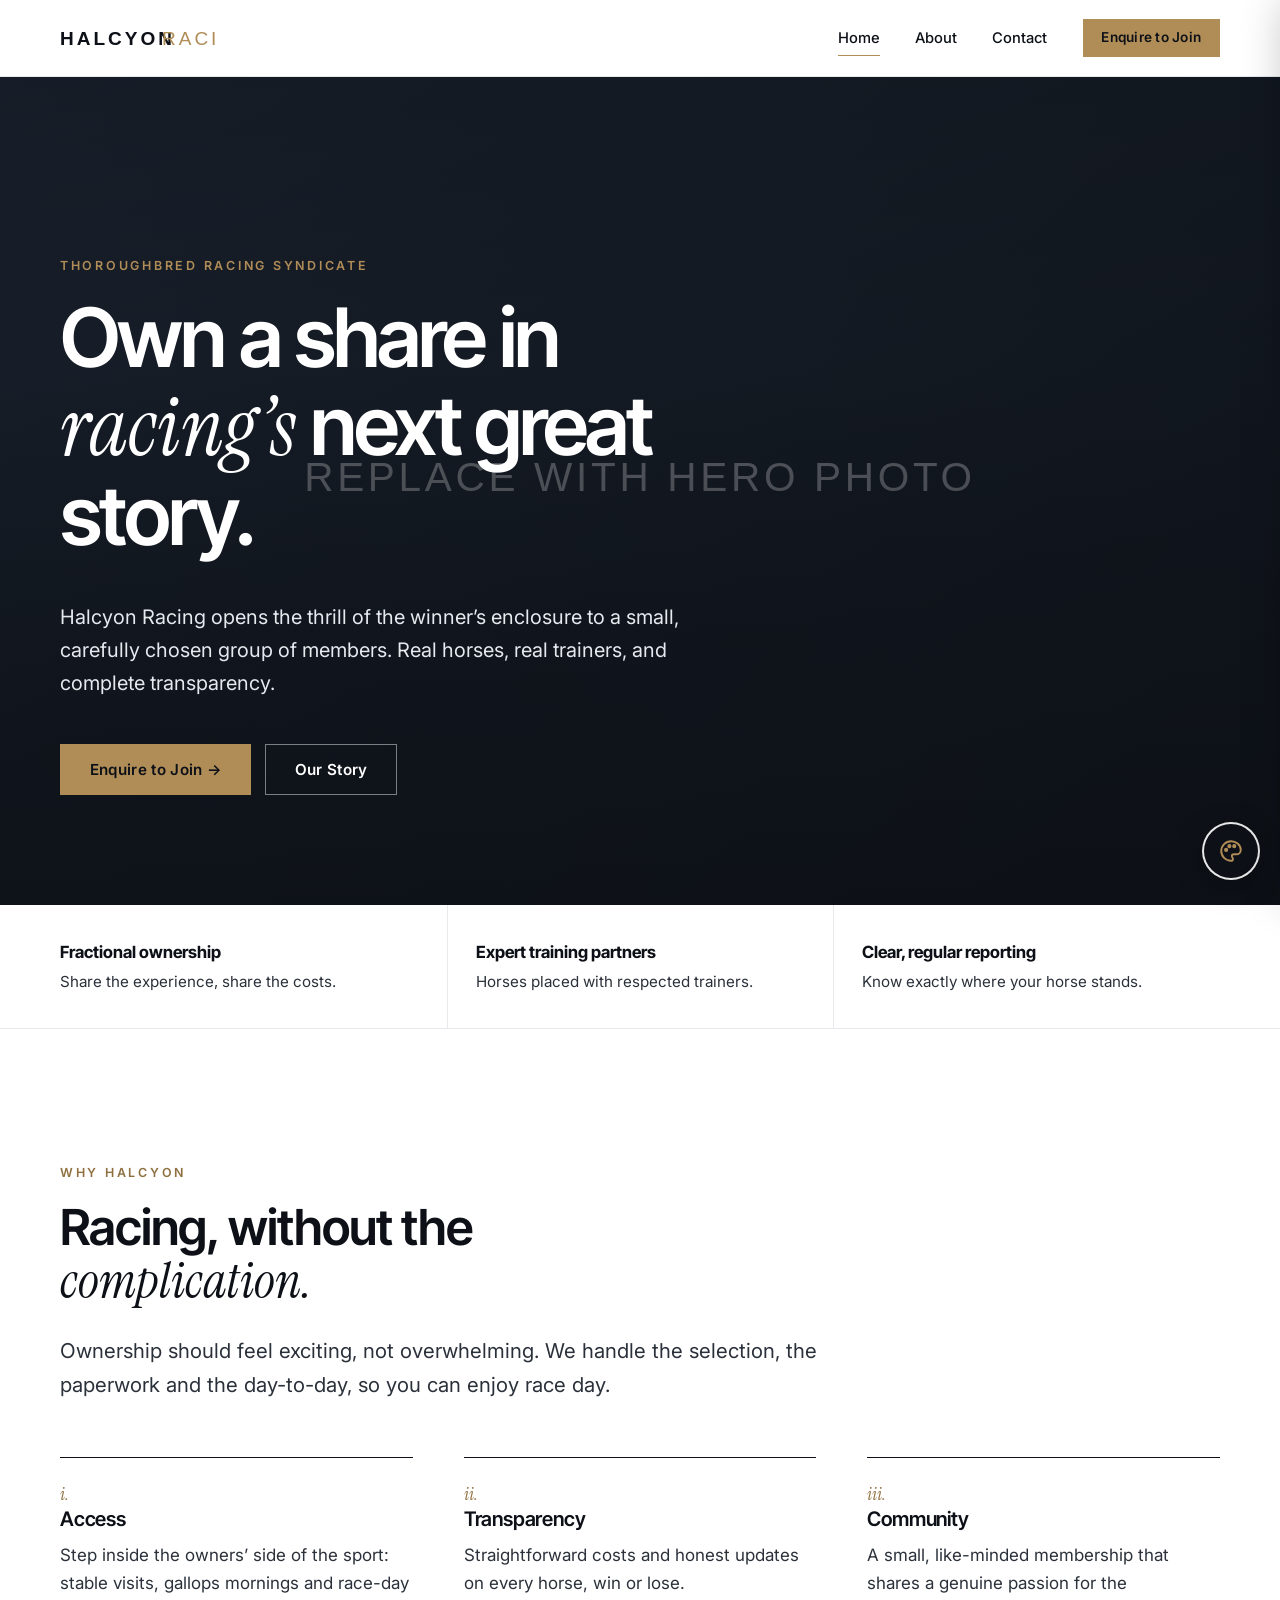
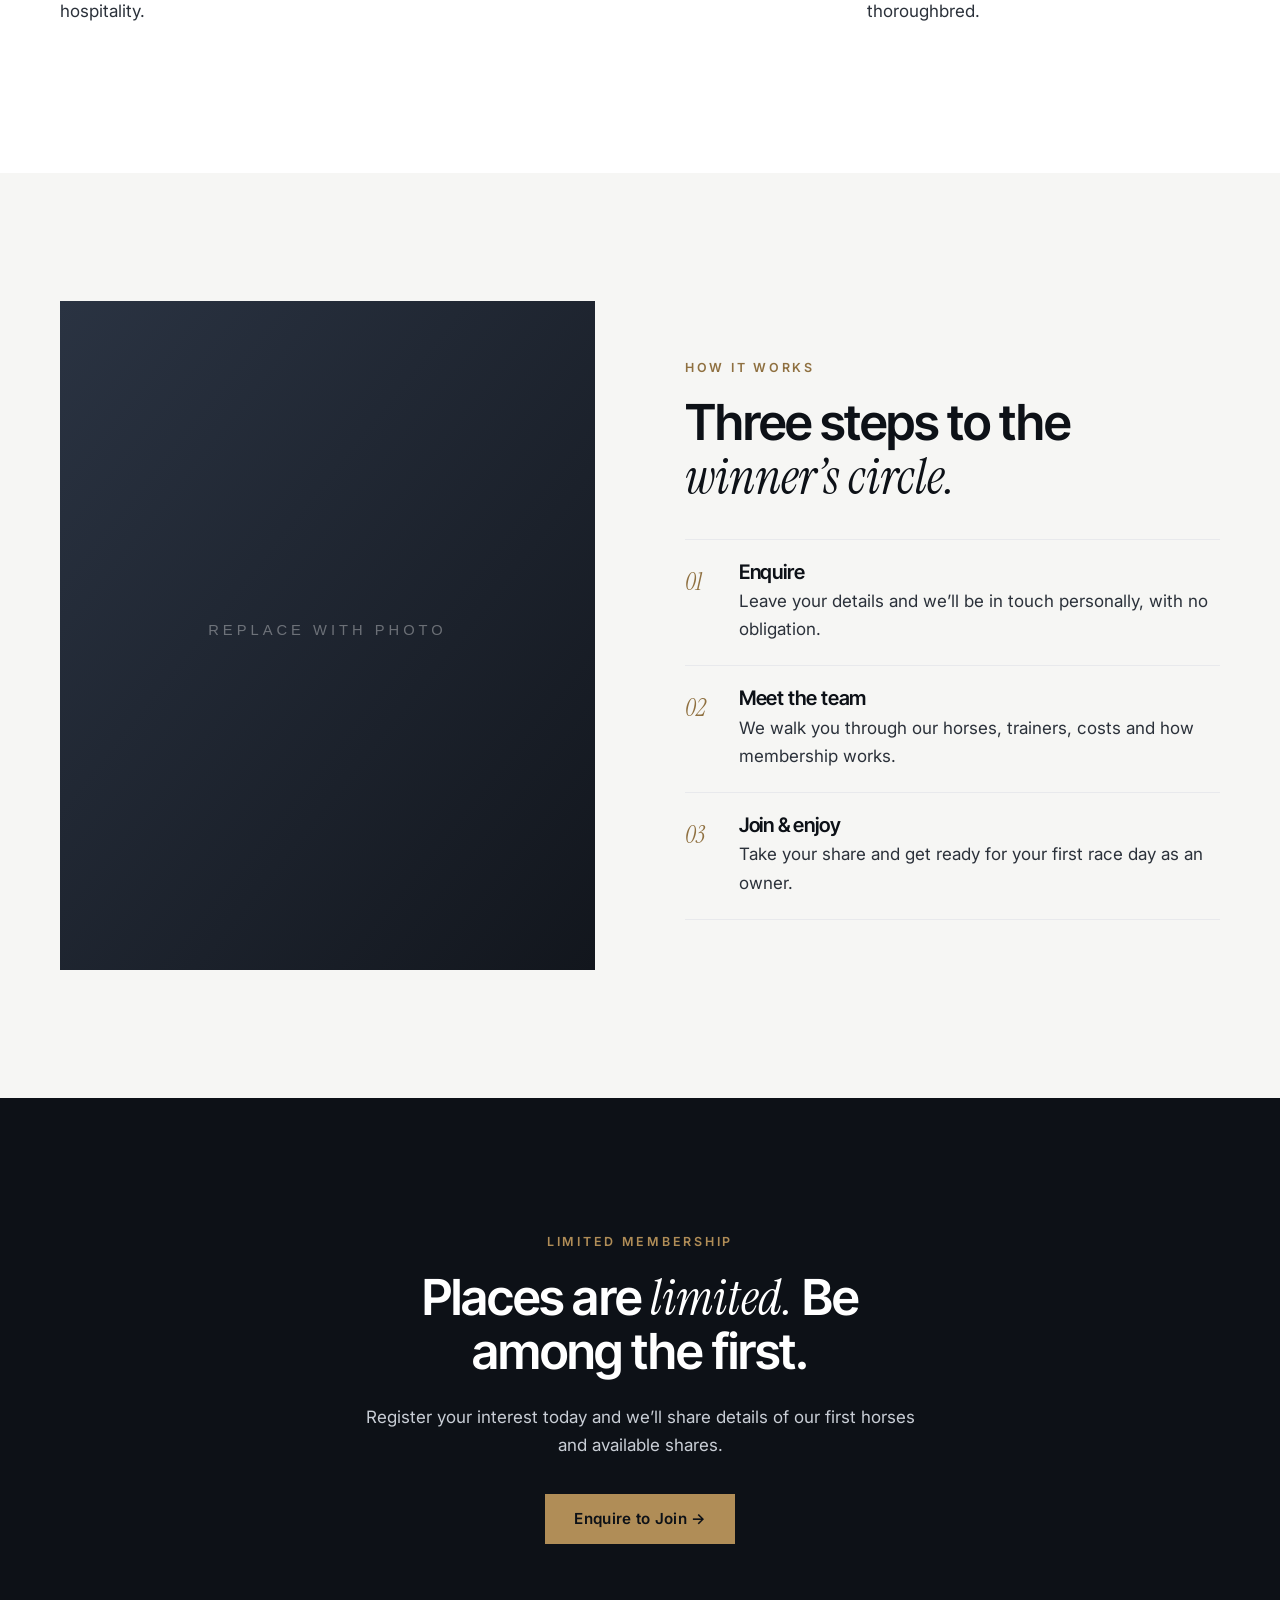
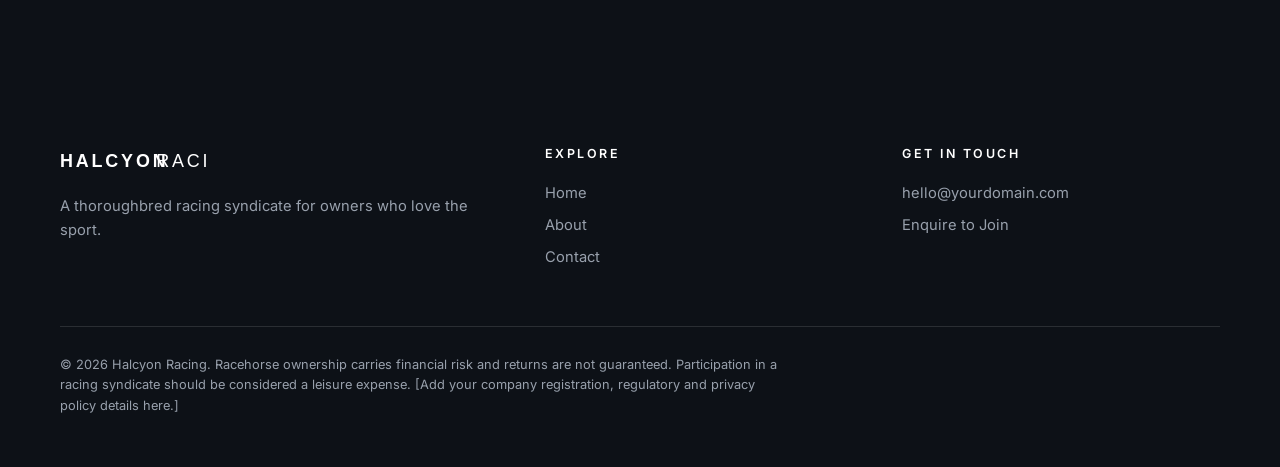
<file: index.html>
<!doctype html>
<html lang="en">
<head>
  <meta charset="utf-8">
  <meta name="viewport" content="width=device-width, initial-scale=1">
  <title>Halcyon Racing | Thoroughbred Racing Syndicate</title>
  <meta name="description" content="Halcyon Racing is a new thoroughbred racing syndicate offering fractional ownership, transparent reporting and a front-row seat to the sport. Enquire to join.">
  <link rel="canonical" href="https://www.yourdomain.com/">
  <meta name="theme-color" content="#0d1117">

  <!-- Social sharing -->
  <meta property="og:type" content="website">
  <meta property="og:title" content="Halcyon Racing | Thoroughbred Racing Syndicate">
  <meta property="og:description" content="Own a share in a thoroughbred. Enquire to join the syndicate.">
  <meta property="og:url" content="https://www.yourdomain.com/">
  <meta property="og:image" content="https://www.yourdomain.com/images/og-image.jpg">
  <meta name="twitter:card" content="summary_large_image">

  <link rel="icon" href="images/favicon.svg" type="image/svg+xml">
  <link rel="preconnect" href="https://fonts.googleapis.com">
  <link rel="preconnect" href="https://fonts.gstatic.com" crossorigin>
  <link rel="stylesheet" href="https://fonts.googleapis.com/css2?family=Inter+Tight:wght@500;600&family=Inter:wght@400;500;600&family=Instrument+Serif:ital@1&display=swap">
  <link rel="stylesheet" href="styles.css">
  <!-- PALETTE-PREVIEW (remove these 2 lines before launch) -->
  <link rel="stylesheet" href="palettes.css">
  <script>try{var p=localStorage.getItem("halcyon-palette");if(p&&p!=="gold-midnight")document.documentElement.setAttribute("data-palette",p)}catch(e){}</script>

  <script type="application/ld+json">
  {
    "@context": "https://schema.org",
    "@type": "Organization",
    "name": "Halcyon Racing",
    "url": "https://www.yourdomain.com/",
    "logo": "https://www.yourdomain.com/images/logo.svg",
    "description": "A thoroughbred racing syndicate offering fractional horse ownership."
  }
  </script>
</head>
<body>
  <a class="skip" href="#main">Skip to content</a>

  <header class="site-header">
    <div class="wrap">
      <a class="logo" href="index.html" aria-label="Halcyon Racing home"><img src="images/logo.svg" alt="Halcyon Racing" width="160" height="34"></a>
      <button class="nav-toggle" aria-label="Menu" aria-expanded="false" aria-controls="nav"><span></span><span></span><span></span></button>
      <nav class="nav" id="nav" aria-label="Main">
        <a href="index.html" aria-current="page">Home</a>
        <a href="about.html">About</a>
        <a href="contact.html">Contact</a>
        <a class="btn btn--sm" href="contact.html">Enquire to Join</a>
      </nav>
    </div>
  </header>

  <main id="main">
    <!-- HERO — swap images/hero.jpg (recommended 2400×1350, under 300 KB) -->
    <section class="hero">
      <img class="hero__img" src="images/hero.svg" alt="Thoroughbreds racing down the home straight" width="2400" height="1350" fetchpriority="high">
      <div class="wrap">
        <span class="eyebrow">Thoroughbred Racing Syndicate</span>
        <h1>Own a share in <em>racing’s</em> next great story.</h1>
        <p>Halcyon Racing opens the thrill of the winner’s enclosure to a small, carefully chosen group of members. Real horses, real trainers, and complete transparency.</p>
        <div class="hero__actions">
          <a class="btn" href="contact.html">Enquire to Join →</a>
          <a class="btn btn--ghost" href="about.html">Our Story</a>
        </div>
      </div>
    </section>

    <!-- TRUST STRIP -->
    <section class="strip" aria-label="Highlights">
      <div class="wrap">
        <div class="strip__item"><strong>Fractional ownership</strong>Share the experience, share the costs.</div>
        <div class="strip__item"><strong>Expert training partners</strong>Horses placed with respected trainers.</div>
        <div class="strip__item"><strong>Clear, regular reporting</strong>Know exactly where your horse stands.</div>
      </div>
    </section>

    <!-- WHY JOIN -->
    <section class="section">
      <div class="wrap">
        <span class="eyebrow">Why Halcyon</span>
        <h2 style="max-width:20ch">Racing, without the <em>complication.</em></h2>
        <p class="lead">Ownership should feel exciting, not overwhelming. We handle the selection, the paperwork and the day-to-day, so you can enjoy race day.</p>
        <div class="grid-3 reveal" style="margin-top:3.5rem">
          <div class="feature"><span class="num">i.</span><h3>Access</h3><p>Step inside the owners’ side of the sport: stable visits, gallops mornings and race-day hospitality.</p></div>
          <div class="feature"><span class="num">ii.</span><h3>Transparency</h3><p>Straightforward costs and honest updates on every horse, win or lose.</p></div>
          <div class="feature"><span class="num">iii.</span><h3>Community</h3><p>A small, like-minded membership that shares a genuine passion for the thoroughbred.</p></div>
        </div>
      </div>
    </section>

    <!-- HOW IT WORKS -->
    <section class="section section--soft">
      <div class="wrap split">
        <div class="split__media reveal"><img src="images/story.svg" alt="A thoroughbred being led out at dawn" width="800" height="1000" loading="lazy"></div>
        <div class="reveal">
          <span class="eyebrow">How it works</span>
          <h2>Three steps to the <em>winner’s circle.</em></h2>
          <ol class="steps">
            <li><div><h3>Enquire</h3><p>Leave your details and we’ll be in touch personally, with no obligation.</p></div></li>
            <li><div><h3>Meet the team</h3><p>We walk you through our horses, trainers, costs and how membership works.</p></div></li>
            <li><div><h3>Join &amp; enjoy</h3><p>Take your share and get ready for your first race day as an owner.</p></div></li>
          </ol>
        </div>
      </div>
    </section>

    <!-- CTA -->
    <section class="section section--dark cta-band">
      <div class="wrap reveal">
        <span class="eyebrow">Limited membership</span>
        <h2>Places are <em>limited.</em> Be among the first.</h2>
        <p>Register your interest today and we’ll share details of our first horses and available shares.</p>
        <a class="btn" href="contact.html">Enquire to Join →</a>
      </div>
    </section>
  </main>

  <footer class="site-footer">
    <div class="wrap">
      <div class="footer-grid">
        <div><img src="images/logo.svg" alt="Halcyon Racing" width="160" height="32" loading="lazy"><p>A thoroughbred racing syndicate for owners who love the sport.</p></div>
        <div><h4>Explore</h4><a href="index.html">Home</a><a href="about.html">About</a><a href="contact.html">Contact</a></div>
        <div><h4>Get in touch</h4><a href="mailto:hello@yourdomain.com">hello@yourdomain.com</a><a href="contact.html">Enquire to Join</a></div>
      </div>
      <p class="legal">© <span id="y">2026</span> Halcyon Racing. Racehorse ownership carries financial risk and returns are not guaranteed. Participation in a racing syndicate should be considered a leisure expense. [Add your company registration, regulatory and privacy policy details here.]</p>
    </div>
  </footer>
  <script src="script.js" defer></script>
  <!-- PALETTE-PREVIEW (remove before launch) -->
  <script src="palette-switcher.js"></script>
</body>
</html>
</file>
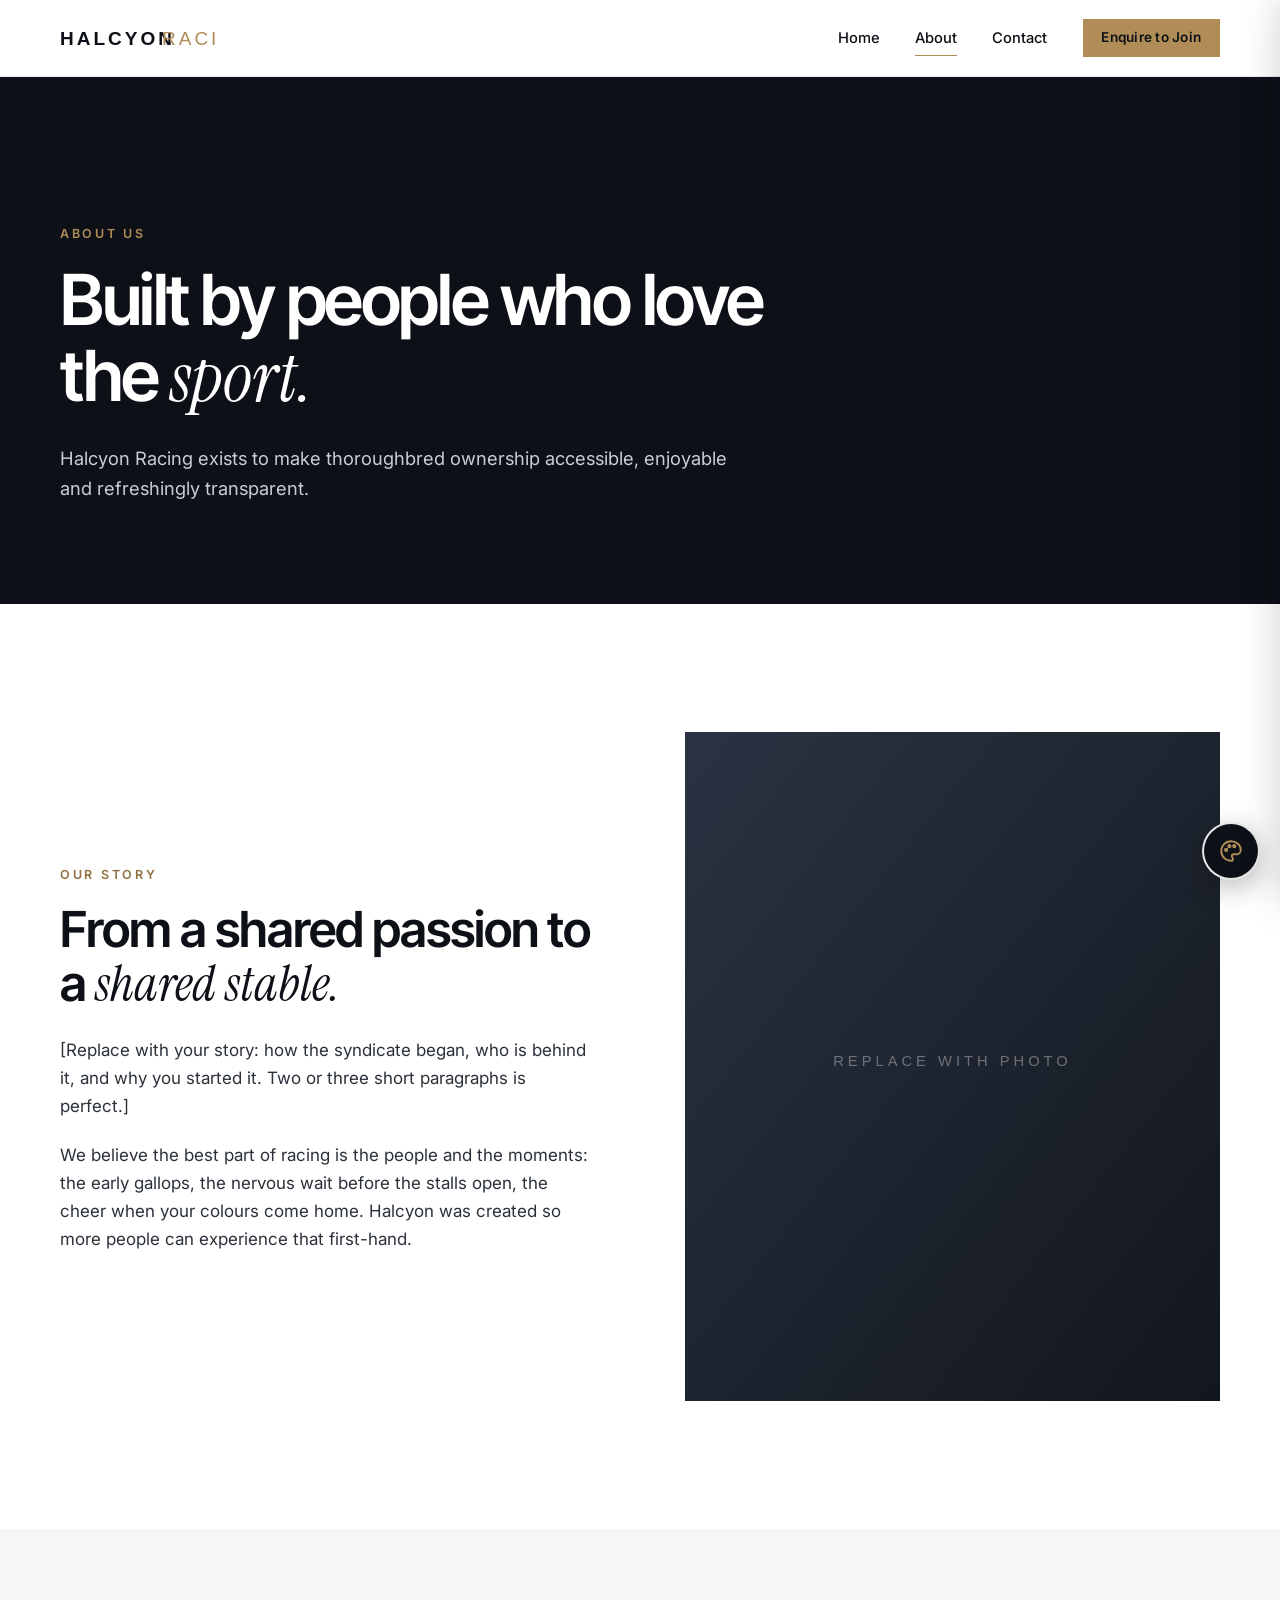
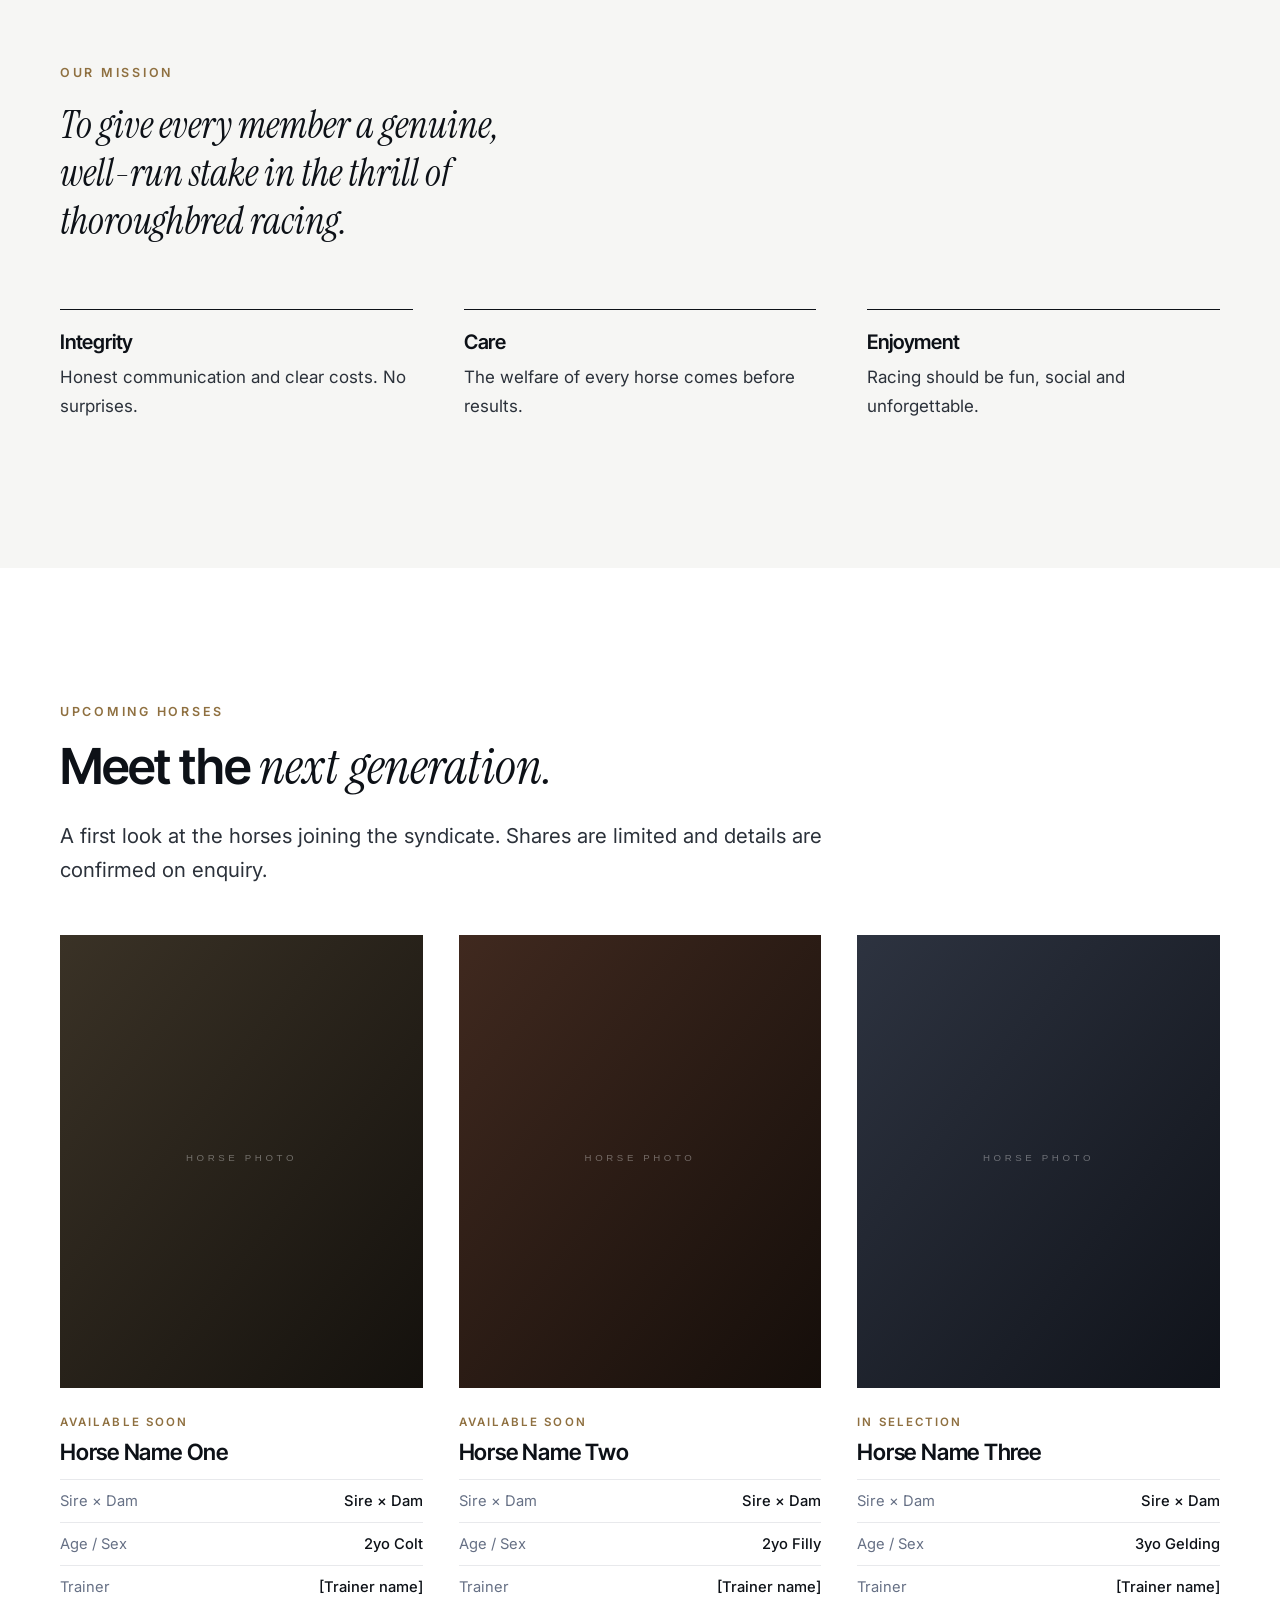
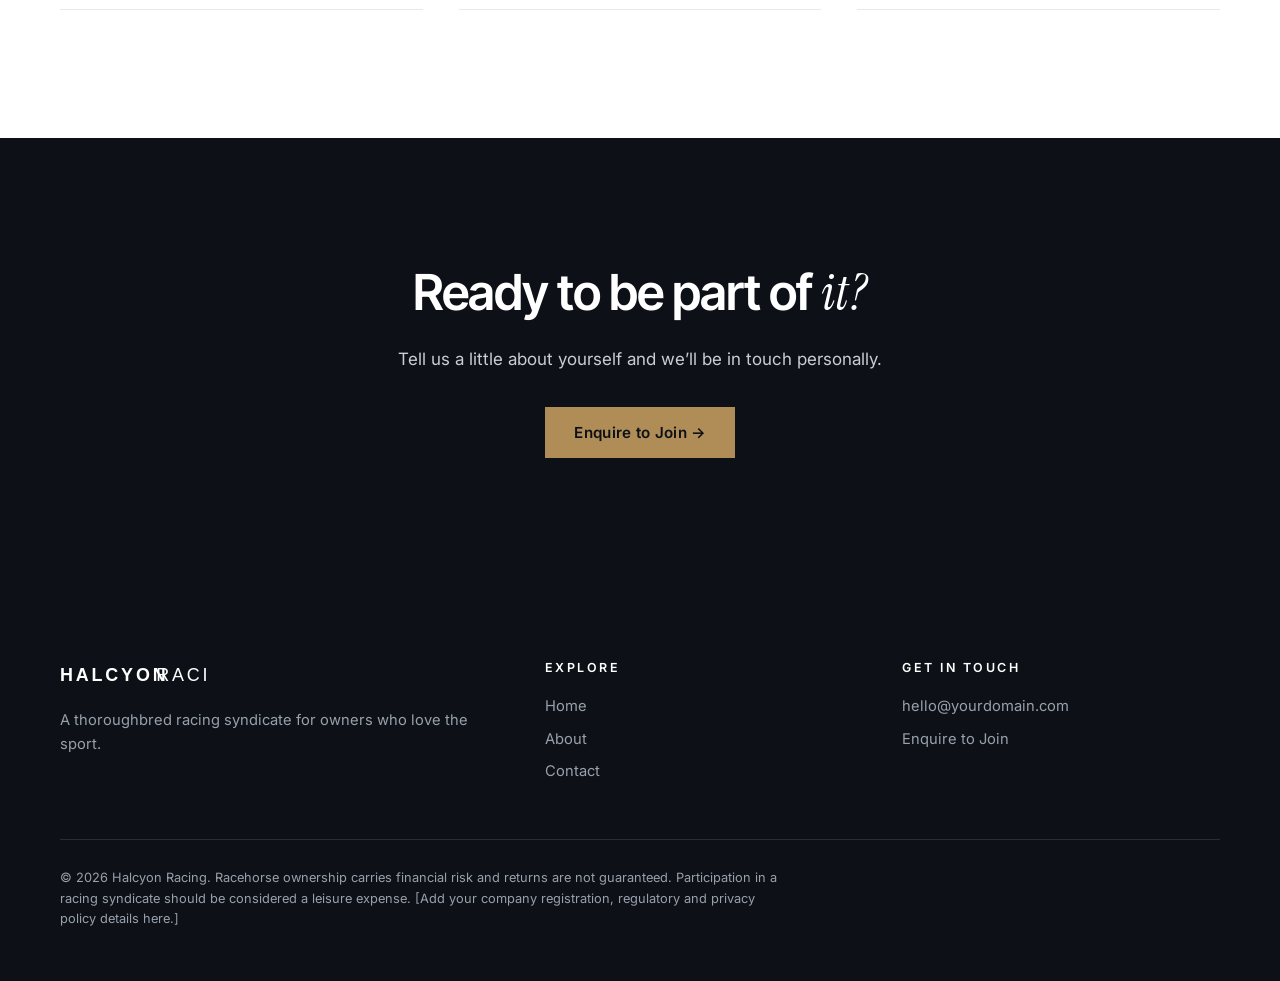
<file: about.html>
<!doctype html>
<html lang="en">
<head>
  <meta charset="utf-8">
  <meta name="viewport" content="width=device-width, initial-scale=1">
  <title>About | Halcyon Racing Syndicate</title>
  <meta name="description" content="The story, mission and upcoming horses of Halcyon Racing, a new thoroughbred racing syndicate built on transparency and a love of the sport.">
  <link rel="canonical" href="https://www.yourdomain.com/about.html">
  <meta name="theme-color" content="#0d1117">
  <meta property="og:type" content="website">
  <meta property="og:title" content="About | Halcyon Racing Syndicate">
  <meta property="og:description" content="Our story, mission and upcoming horses.">
  <meta property="og:url" content="https://www.yourdomain.com/about.html">
  <meta property="og:image" content="https://www.yourdomain.com/images/og-image.jpg">
  <meta name="twitter:card" content="summary_large_image">
  <link rel="icon" href="images/favicon.svg" type="image/svg+xml">
  <link rel="preconnect" href="https://fonts.googleapis.com">
  <link rel="preconnect" href="https://fonts.gstatic.com" crossorigin>
  <link rel="stylesheet" href="https://fonts.googleapis.com/css2?family=Inter+Tight:wght@500;600&family=Inter:wght@400;500;600&family=Instrument+Serif:ital@1&display=swap">
  <link rel="stylesheet" href="styles.css">
  <!-- PALETTE-PREVIEW (remove these 2 lines before launch) -->
  <link rel="stylesheet" href="palettes.css">
  <script>try{var p=localStorage.getItem("halcyon-palette");if(p&&p!=="gold-midnight")document.documentElement.setAttribute("data-palette",p)}catch(e){}</script>
</head>
<body>
  <a class="skip" href="#main">Skip to content</a>
  <header class="site-header">
    <div class="wrap">
      <a class="logo" href="index.html" aria-label="Halcyon Racing home"><img src="images/logo.svg" alt="Halcyon Racing" width="160" height="34"></a>
      <button class="nav-toggle" aria-label="Menu" aria-expanded="false" aria-controls="nav"><span></span><span></span><span></span></button>
      <nav class="nav" id="nav" aria-label="Main">
        <a href="index.html">Home</a>
        <a href="about.html" aria-current="page">About</a>
        <a href="contact.html">Contact</a>
        <a class="btn btn--sm" href="contact.html">Enquire to Join</a>
      </nav>
    </div>
  </header>

  <main id="main">
    <section class="page-hero">
      <div class="wrap">
        <span class="eyebrow">About us</span>
        <h1>Built by people who love the <em>sport.</em></h1>
        <p>Halcyon Racing exists to make thoroughbred ownership accessible, enjoyable and refreshingly transparent.</p>
      </div>
    </section>

    <!-- STORY -->
    <section class="section">
      <div class="wrap split">
        <div class="reveal">
          <span class="eyebrow">Our story</span>
          <h2>From a shared passion to a <em>shared stable.</em></h2>
          <div class="prose">
            <p>[Replace with your story: how the syndicate began, who is behind it, and why you started it. Two or three short paragraphs is perfect.]</p>
            <p>We believe the best part of racing is the people and the moments: the early gallops, the nervous wait before the stalls open, the cheer when your colours come home. Halcyon was created so more people can experience that first-hand.</p>
          </div>
        </div>
        <div class="split__media reveal"><img src="images/story.svg" alt="Syndicate founders at the gallops" width="800" height="1000" loading="lazy"></div>
      </div>
    </section>

    <!-- MISSION -->
    <section class="section section--soft">
      <div class="wrap">
        <span class="eyebrow">Our mission</span>
        <p class="pull reveal">To give every member a genuine, well-run stake in the thrill of thoroughbred racing.</p>
        <div class="grid-3 reveal" style="margin-top:4rem">
          <div class="feature"><h3>Integrity</h3><p>Honest communication and clear costs. No surprises.</p></div>
          <div class="feature"><h3>Care</h3><p>The welfare of every horse comes before results.</p></div>
          <div class="feature"><h3>Enjoyment</h3><p>Racing should be fun, social and unforgettable.</p></div>
        </div>
      </div>
    </section>

    <!-- UPCOMING HORSES — duplicate a <article class="horse"> block to add more -->
    <section class="section">
      <div class="wrap">
        <span class="eyebrow">Upcoming horses</span>
        <h2>Meet the <em>next generation.</em></h2>
        <p class="lead">A first look at the horses joining the syndicate. Shares are limited and details are confirmed on enquiry.</p>
        <div class="horses reveal">
          <article class="horse">
            <img src="images/horse-1.svg" alt="Horse One, a bay colt" width="600" height="750" loading="lazy">
            <span class="horse__tag">Available soon</span>
            <h3>Horse Name One</h3>
            <dl><div><dt>Sire × Dam</dt><dd>Sire × Dam</dd></div><div><dt>Age / Sex</dt><dd>2yo Colt</dd></div><div><dt>Trainer</dt><dd>[Trainer name]</dd></div></dl>
          </article>
          <article class="horse">
            <img src="images/horse-2.svg" alt="Horse Two, a chestnut filly" width="600" height="750" loading="lazy">
            <span class="horse__tag">Available soon</span>
            <h3>Horse Name Two</h3>
            <dl><div><dt>Sire × Dam</dt><dd>Sire × Dam</dd></div><div><dt>Age / Sex</dt><dd>2yo Filly</dd></div><div><dt>Trainer</dt><dd>[Trainer name]</dd></div></dl>
          </article>
          <article class="horse">
            <img src="images/horse-3.svg" alt="Horse Three, a grey gelding" width="600" height="750" loading="lazy">
            <span class="horse__tag">In selection</span>
            <h3>Horse Name Three</h3>
            <dl><div><dt>Sire × Dam</dt><dd>Sire × Dam</dd></div><div><dt>Age / Sex</dt><dd>3yo Gelding</dd></div><div><dt>Trainer</dt><dd>[Trainer name]</dd></div></dl>
          </article>
        </div>
      </div>
    </section>

    <section class="section section--dark cta-band">
      <div class="wrap reveal">
        <h2>Ready to be part of <em>it?</em></h2>
        <p>Tell us a little about yourself and we’ll be in touch personally.</p>
        <a class="btn" href="contact.html">Enquire to Join →</a>
      </div>
    </section>
  </main>

  <footer class="site-footer">
    <div class="wrap">
      <div class="footer-grid">
        <div><img src="images/logo.svg" alt="Halcyon Racing" width="160" height="32" loading="lazy"><p>A thoroughbred racing syndicate for owners who love the sport.</p></div>
        <div><h4>Explore</h4><a href="index.html">Home</a><a href="about.html">About</a><a href="contact.html">Contact</a></div>
        <div><h4>Get in touch</h4><a href="mailto:hello@yourdomain.com">hello@yourdomain.com</a><a href="contact.html">Enquire to Join</a></div>
      </div>
      <p class="legal">© <span id="y">2026</span> Halcyon Racing. Racehorse ownership carries financial risk and returns are not guaranteed. Participation in a racing syndicate should be considered a leisure expense. [Add your company registration, regulatory and privacy policy details here.]</p>
    </div>
  </footer>
  <script src="script.js" defer></script>
  <!-- PALETTE-PREVIEW (remove before launch) -->
  <script src="palette-switcher.js"></script>
</body>
</html>
</file>
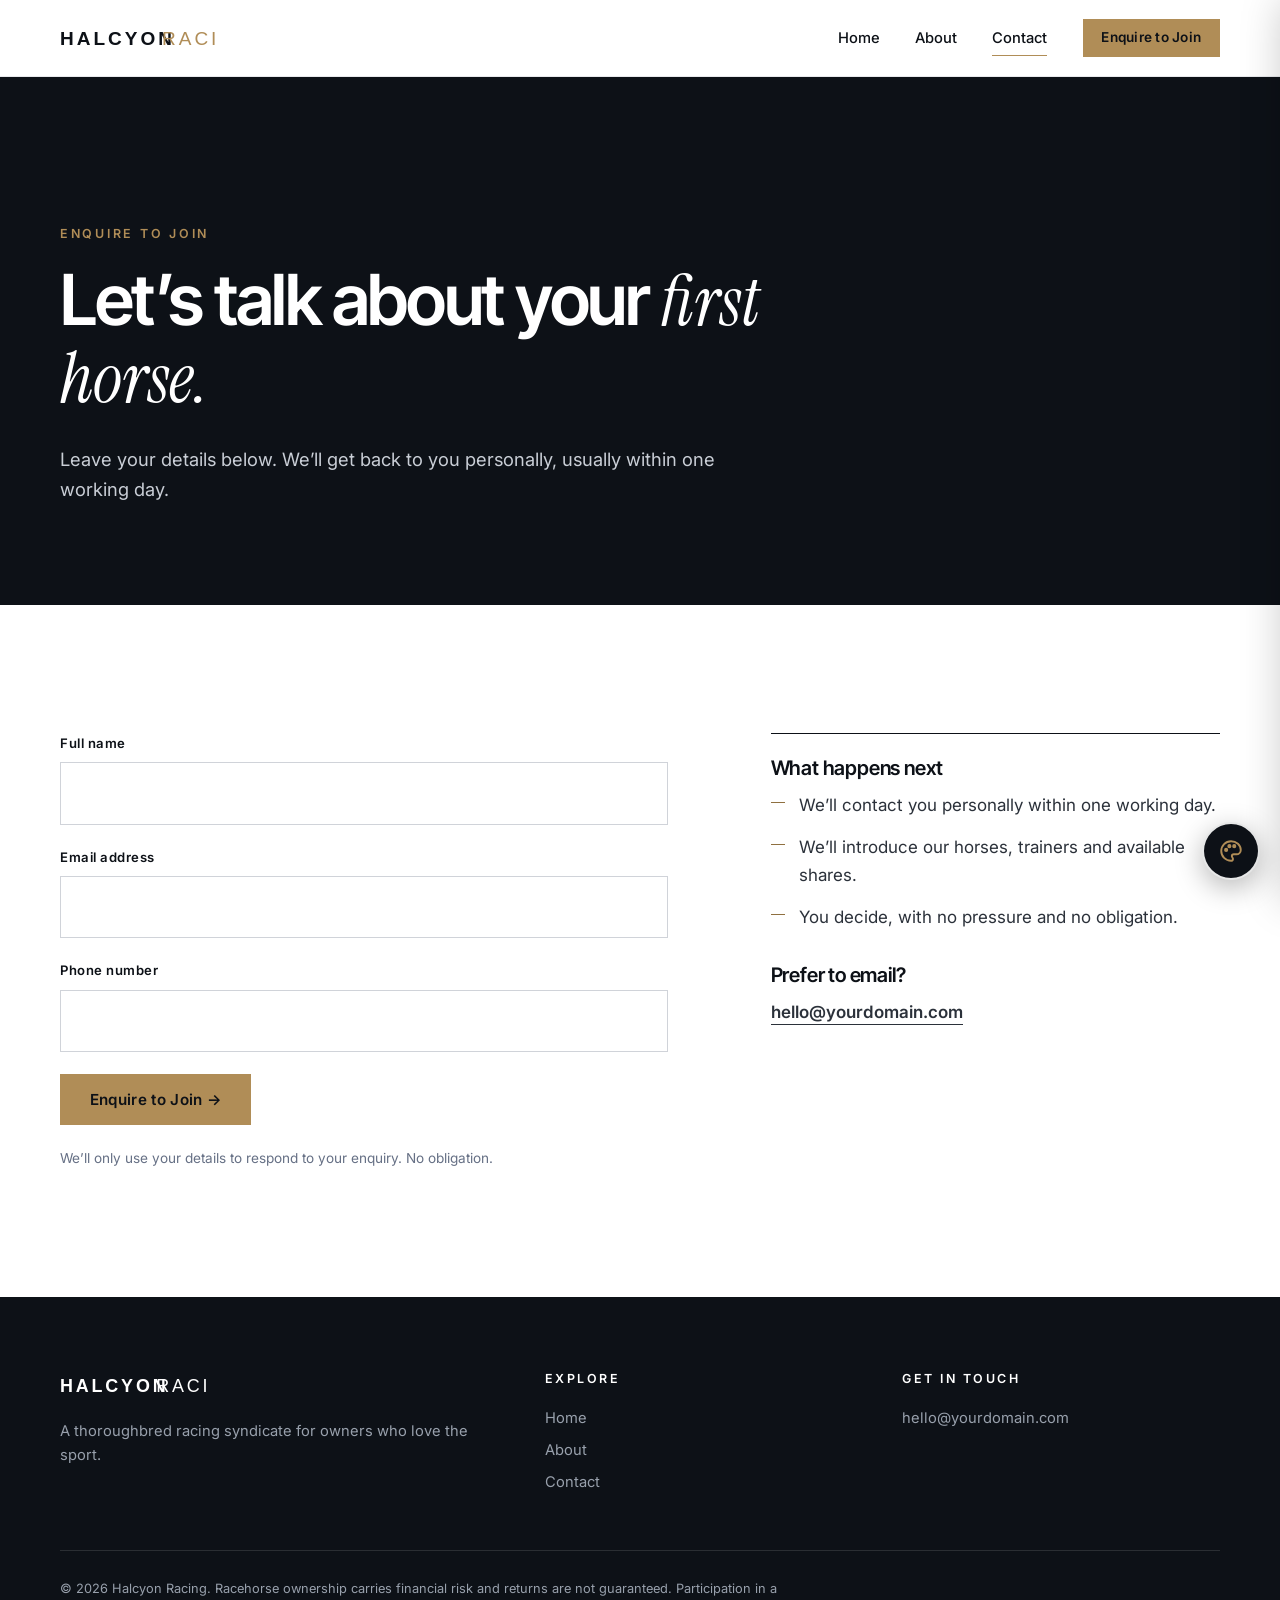
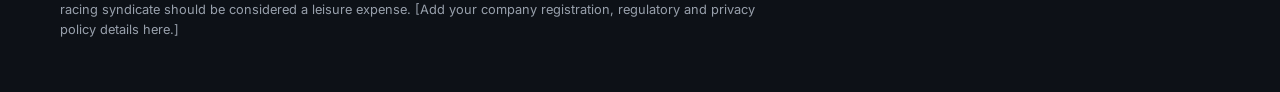
<file: contact.html>
<!doctype html>
<html lang="en">
<head>
  <meta charset="utf-8">
  <meta name="viewport" content="width=device-width, initial-scale=1">
  <title>Enquire to Join | Halcyon Racing Syndicate</title>
  <meta name="description" content="Enquire to join Halcyon Racing. Leave your name, email and phone number and we'll be in touch personally. No obligation.">
  <link rel="canonical" href="https://www.yourdomain.com/contact.html">
  <meta name="theme-color" content="#0d1117">
  <meta property="og:type" content="website">
  <meta property="og:title" content="Enquire to Join | Halcyon Racing Syndicate">
  <meta property="og:description" content="Leave your details and we'll be in touch personally.">
  <meta property="og:url" content="https://www.yourdomain.com/contact.html">
  <meta property="og:image" content="https://www.yourdomain.com/images/og-image.jpg">
  <meta name="twitter:card" content="summary_large_image">
  <link rel="icon" href="images/favicon.svg" type="image/svg+xml">
  <link rel="preconnect" href="https://fonts.googleapis.com">
  <link rel="preconnect" href="https://fonts.gstatic.com" crossorigin>
  <link rel="stylesheet" href="https://fonts.googleapis.com/css2?family=Inter+Tight:wght@500;600&family=Inter:wght@400;500;600&family=Instrument+Serif:ital@1&display=swap">
  <link rel="stylesheet" href="styles.css">
  <!-- PALETTE-PREVIEW (remove these 2 lines before launch) -->
  <link rel="stylesheet" href="palettes.css">
  <script>try{var p=localStorage.getItem("halcyon-palette");if(p&&p!=="gold-midnight")document.documentElement.setAttribute("data-palette",p)}catch(e){}</script>
</head>
<body>
  <a class="skip" href="#main">Skip to content</a>
  <header class="site-header">
    <div class="wrap">
      <a class="logo" href="index.html" aria-label="Halcyon Racing home"><img src="images/logo.svg" alt="Halcyon Racing" width="160" height="34"></a>
      <button class="nav-toggle" aria-label="Menu" aria-expanded="false" aria-controls="nav"><span></span><span></span><span></span></button>
      <nav class="nav" id="nav" aria-label="Main">
        <a href="index.html">Home</a>
        <a href="about.html">About</a>
        <a href="contact.html" aria-current="page">Contact</a>
        <a class="btn btn--sm" href="contact.html">Enquire to Join</a>
      </nav>
    </div>
  </header>

  <main id="main">
    <section class="page-hero">
      <div class="wrap">
        <span class="eyebrow">Enquire to join</span>
        <h1>Let’s talk about your <em>first horse.</em></h1>
        <p>Leave your details below. We’ll get back to you personally, usually within one working day.</p>
      </div>
    </section>

    <section class="section">
      <div class="wrap contact">
        <!--
          FORM SETUP: replace YOUR_FORM_ID with your Formspree form ID (see README.md, step 3).
          Submissions are emailed straight to your inbox.
        -->
        <form class="form" id="enquiry-form" action="https://formspree.io/f/YOUR_FORM_ID" method="POST" novalidate>
          <div class="field"><label for="name">Full name</label><input id="name" name="name" type="text" autocomplete="name" required></div>
          <div class="field"><label for="email">Email address</label><input id="email" name="email" type="email" autocomplete="email" required></div>
          <div class="field"><label for="phone">Phone number</label><input id="phone" name="phone" type="tel" autocomplete="tel" required></div>
          <input class="hp" type="text" name="_gotcha" tabindex="-1" autocomplete="off" aria-hidden="true">
          <input type="hidden" name="_subject" value="New syndicate enquiry (website)">
          <div class="form-status" id="form-status" role="status" aria-live="polite"></div>
          <button class="btn" type="submit">Enquire to Join →</button>
          <p class="form-note">We’ll only use your details to respond to your enquiry. No obligation.</p>
        </form>

        <aside class="aside">
          <h3>What happens next</h3>
          <ul class="ticks">
            <li>We’ll contact you personally within one working day.</li>
            <li>We’ll introduce our horses, trainers and available shares.</li>
            <li>You decide, with no pressure and no obligation.</li>
          </ul>
          <h3>Prefer to email?</h3>
          <p><a class="link-arrow" href="mailto:hello@yourdomain.com">hello@yourdomain.com</a></p>
        </aside>
      </div>
    </section>
  </main>

  <footer class="site-footer">
    <div class="wrap">
      <div class="footer-grid">
        <div><img src="images/logo.svg" alt="Halcyon Racing" width="160" height="32" loading="lazy"><p>A thoroughbred racing syndicate for owners who love the sport.</p></div>
        <div><h4>Explore</h4><a href="index.html">Home</a><a href="about.html">About</a><a href="contact.html">Contact</a></div>
        <div><h4>Get in touch</h4><a href="mailto:hello@yourdomain.com">hello@yourdomain.com</a></div>
      </div>
      <p class="legal">© <span id="y">2026</span> Halcyon Racing. Racehorse ownership carries financial risk and returns are not guaranteed. Participation in a racing syndicate should be considered a leisure expense. [Add your company registration, regulatory and privacy policy details here.]</p>
    </div>
  </footer>
  <script src="script.js" defer></script>
  <!-- PALETTE-PREVIEW (remove before launch) -->
  <script src="palette-switcher.js"></script>
</body>
</html>
</file>
<file: styles.css>
/* ==========================================================================
   HALCYON RACING — styles.css
   EDIT YOUR BRAND COLOURS HERE (only this block needs changing)
   ========================================================================== */
:root {
  --ink: #0d1117;          /* main dark colour (text, dark sections) */
  --ink-2: #2b313a;        /* secondary text */
  --muted: #667085;        /* captions, small print */
  --line: #e8e9ec;         /* hairlines */
  --bg: #ffffff;           /* page background */
  --bg-soft: #f6f6f4;      /* alternate section background */
  --accent: #b08d57;       /* BRAND ACCENT — buttons, highlights */
  --accent-dark: #8f7040;  /* hover state */
  --on-accent: #0d1117;    /* text colour on accent buttons */
  --accent-on-dark: #b08d57; /* accent when sitting on dark sections */

  --font-head: "Inter Tight", "Inter", system-ui, -apple-system, Segoe UI, sans-serif;
  --font-body: "Inter", system-ui, -apple-system, Segoe UI, sans-serif;
  --font-serif: "Instrument Serif", Georgia, "Times New Roman", serif;

  --max: 1160px;
  --gutter: clamp(20px, 5vw, 48px);
  --section: clamp(72px, 10vw, 140px);
}

/* ---------- Reset / base ---------- */
*, *::before, *::after { box-sizing: border-box; }
html { scroll-behavior: smooth; -webkit-text-size-adjust: 100%; }
body {
  margin: 0; font-family: var(--font-body); font-size: 17px; line-height: 1.65;
  color: var(--ink-2); background: var(--bg); -webkit-font-smoothing: antialiased;
}
img { max-width: 100%; height: auto; display: block; }
a { color: inherit; }
h1, h2, h3 { font-family: var(--font-head); color: var(--ink); line-height: 1.08; margin: 0 0 .5em; letter-spacing: -0.02em; font-weight: 600; }
h1 { font-size: clamp(2.6rem, 6.4vw, 5.2rem); letter-spacing: -0.035em; }
h2 { font-size: clamp(2rem, 4vw, 3.1rem); }
h3 { font-size: 1.25rem; letter-spacing: -0.01em; }
p { margin: 0 0 1.2em; }
em, .serif { font-family: var(--font-serif); font-style: italic; font-weight: 400; letter-spacing: 0; }
:focus-visible { outline: 2px solid var(--accent); outline-offset: 3px; }
.skip { position: absolute; left: -999px; top: 8px; background: var(--ink); color: #fff; padding: 10px 16px; z-index: 100; }
.skip:focus { left: 8px; }

.wrap { width: 100%; max-width: calc(var(--max) + var(--gutter) * 2); margin: 0 auto; padding: 0 var(--gutter); }
.section { padding: var(--section) 0; }
.section--soft { background: var(--bg-soft); }
.section--dark { background: var(--ink); color: #c9ced6; }
.section--dark h2, .section--dark h3 { color: #fff; }
.eyebrow { display: inline-block; font-size: .78rem; letter-spacing: .22em; text-transform: uppercase; color: var(--accent-dark); font-weight: 600; margin-bottom: 1.4em; }
.section--dark .eyebrow, .hero .eyebrow, .page-hero .eyebrow { color: var(--accent-on-dark); }
.lead { font-size: clamp(1.1rem, 1.6vw, 1.3rem); color: var(--ink-2); max-width: 60ch; }

/* ---------- Buttons ---------- */
.btn {
  display: inline-flex; align-items: center; gap: .6em; font: 600 .95rem/1 var(--font-body);
  letter-spacing: .02em; text-decoration: none; padding: 1.1em 1.9em; border-radius: var(--radius);
  background: var(--accent); color: var(--on-accent); border: 1px solid var(--accent);
  cursor: pointer; transition: background .2s, transform .2s, border-color .2s;
}
.btn:hover { background: var(--accent-dark); border-color: var(--accent-dark); color: #fff; transform: translateY(-1px); }
.btn--ghost { background: transparent; color: #fff; border-color: rgba(255,255,255,.45); }
.btn--ghost:hover { background: #fff; color: var(--ink); border-color: #fff; }
.btn--sm { padding: .85em 1.3em; font-size: .85rem; }
.link-arrow { font-weight: 600; text-decoration: none; border-bottom: 1px solid currentColor; padding-bottom: 2px; }

/* ---------- Header ---------- */
.site-header { position: sticky; top: 0; z-index: 50; background: color-mix(in srgb, var(--bg) 92%, transparent); backdrop-filter: blur(12px); border-bottom: 1px solid var(--line); }
.site-header .wrap { display: flex; align-items: center; justify-content: space-between; height: 76px; }
.logo img { height: 34px; width: auto; }
.nav { display: flex; align-items: center; gap: 2.2rem; }
.nav a:not(.btn) { text-decoration: none; font-size: .92rem; font-weight: 500; color: var(--ink); position: relative; }
.nav a:not(.btn)::after { content: ""; position: absolute; left: 0; bottom: -6px; height: 1px; width: 0; background: var(--accent); transition: width .25s; }
.nav a:not(.btn):hover::after, .nav a[aria-current="page"]::after { width: 100%; }
.nav-toggle { display: none; background: none; border: 0; padding: 8px; cursor: pointer; }
.nav-toggle span { display: block; width: 24px; height: 2px; background: var(--ink); margin: 5px 0; transition: .25s; }

/* ---------- Hero (landing) ---------- */
.hero { position: relative; min-height: min(92vh, 860px); display: flex; align-items: flex-end; color: #e6e9ee; background: var(--ink); isolation: isolate; }
.hero__img, .hero::after { position: absolute; inset: 0; }
.hero__img { width: 100%; height: 100%; object-fit: cover; z-index: -2; }
.hero::after { content: ""; z-index: -1; background: linear-gradient(180deg, rgba(13,17,23,.35) 0%, rgba(13,17,23,.15) 35%, rgba(13,17,23,.85) 100%); }
.hero .wrap { padding-bottom: clamp(56px, 9vw, 110px); padding-top: 120px; }
.hero h1 { color: #fff; max-width: 14ch; }
.hero p { max-width: 52ch; font-size: clamp(1.05rem, 1.6vw, 1.25rem); margin-bottom: 2.2em; }
.hero__actions { display: flex; flex-wrap: wrap; gap: 14px; }

/* ---------- Trust strip ---------- */
.strip { border-bottom: 1px solid var(--line); }
.strip .wrap { display: grid; grid-template-columns: repeat(3, 1fr); }
.strip__item { padding: 34px 28px; border-left: 1px solid var(--line); font-size: .95rem; }
.strip__item:first-child { border-left: 0; padding-left: 0; }
.strip__item strong { display: block; font-family: var(--font-head); color: var(--ink); font-size: 1.05rem; margin-bottom: 2px; }

/* ---------- Grids / split ---------- */
.grid-3 { display: grid; grid-template-columns: repeat(3, 1fr); gap: clamp(28px, 4vw, 56px); }
.feature { border-top: 1px solid var(--ink); padding-top: 22px; }
.feature .num { font-family: var(--font-serif); font-style: italic; font-size: 1.1rem; color: var(--accent-dark); }
.split { display: grid; grid-template-columns: 1fr 1fr; gap: clamp(36px, 7vw, 100px); align-items: center; }
.split__media img { width: 100%; aspect-ratio: 4/5; object-fit: cover; }
.split--reverse .split__media { order: 2; }
.steps { list-style: none; padding: 0; margin: 2em 0 0; counter-reset: s; }
.steps li { counter-increment: s; display: grid; grid-template-columns: 54px 1fr; padding: 22px 0; border-top: 1px solid var(--line); }
.steps li:last-child { border-bottom: 1px solid var(--line); }
.steps li::before { content: "0" counter(s); font-family: var(--font-serif); font-style: italic; font-size: 1.5rem; color: var(--accent-dark); }
.steps h3 { margin-bottom: .2em; }
.steps p { margin: 0; }

/* ---------- CTA band ---------- */
.cta-band { text-align: center; }
.cta-band h2 { max-width: 18ch; margin: 0 auto .5em; }
.cta-band p { max-width: 52ch; margin: 0 auto 2em; }

/* ---------- Page hero (inner pages) ---------- */
.page-hero { background: var(--ink); color: #c9ced6; padding: clamp(80px, 11vw, 150px) 0 clamp(56px, 8vw, 100px); }
.page-hero h1 { color: #fff; font-size: clamp(2.4rem, 5.5vw, 4.4rem); max-width: 16ch; margin-bottom: .4em; }
.page-hero p { max-width: 56ch; font-size: 1.15rem; margin: 0; }

/* ---------- About ---------- */
.prose { max-width: 62ch; }
.pull { font-family: var(--font-serif); font-style: italic; font-size: clamp(1.6rem, 3vw, 2.4rem); line-height: 1.25; color: var(--ink); max-width: 28ch; margin: 0; }
.horses { display: grid; grid-template-columns: repeat(3, 1fr); gap: clamp(20px, 3vw, 36px); margin-top: 3rem; }
.horse { background: var(--bg); }
.horse img { width: 100%; aspect-ratio: 4/5; object-fit: cover; margin-bottom: 18px; }
.horse__tag { font-size: .72rem; letter-spacing: .18em; text-transform: uppercase; color: var(--accent-dark); font-weight: 600; }
.horse h3 { margin: .25em 0 .1em; font-size: 1.4rem; }
.horse dl { margin: 1em 0 0; font-size: .92rem; border-top: 1px solid var(--line); }
.horse dl div { display: flex; justify-content: space-between; gap: 12px; padding: 9px 0; border-bottom: 1px solid var(--line); }
.horse dt { color: var(--muted); }
.horse dd { margin: 0; color: var(--ink); font-weight: 500; text-align: right; }

/* ---------- Contact ---------- */
.contact { display: grid; grid-template-columns: 1.15fr .85fr; gap: clamp(40px, 8vw, 110px); align-items: start; }
.form { display: grid; gap: 22px; }
.field label { display: block; font-size: .82rem; font-weight: 600; letter-spacing: .04em; color: var(--ink); margin-bottom: 8px; }
.field input { width: 100%; font: inherit; color: var(--ink); background: var(--bg); border: 1px solid #d0d3d9; border-radius: var(--radius); padding: 16px 16px; transition: border-color .2s, box-shadow .2s; }
.field input:focus { outline: none; border-color: var(--accent); box-shadow: 0 0 0 3px rgba(176,141,87,.22); }
.hp { position: absolute; left: -9999px; }
.form .btn { justify-self: start; }
.form-note { font-size: .85rem; color: var(--muted); margin: 0; }
.form-status { padding: 16px 18px; border-left: 3px solid var(--accent); background: var(--bg-soft); font-size: .95rem; display: none; }
.form-status.is-visible { display: block; }
.form-status.is-error { border-color: #b42318; }
.aside { border-top: 1px solid var(--ink); padding-top: 24px; }
.aside h3 { margin-bottom: .6em; }
.ticks { list-style: none; padding: 0; margin: 0 0 2em; }
.ticks li { padding-left: 28px; position: relative; margin-bottom: .8em; }
.ticks li::before { content: ""; position: absolute; left: 0; top: .65em; width: 14px; height: 1px; background: var(--accent-dark); }

/* ---------- Footer ---------- */
.site-footer { background: var(--ink); color: #98a0ac; padding: 72px 0 36px; font-size: .92rem; }
.footer-grid { display: grid; grid-template-columns: 1.4fr 1fr 1fr; gap: 40px; padding-bottom: 48px; border-bottom: 1px solid rgba(255,255,255,.12); }
.site-footer img { height: 32px; width: auto; margin-bottom: 18px; filter: brightness(0) invert(1); }
.site-footer h4 { color: #fff; font-size: .78rem; letter-spacing: .2em; text-transform: uppercase; margin: 0 0 16px; font-weight: 600; }
.site-footer a { text-decoration: none; display: block; margin-bottom: 8px; }
.site-footer a:hover { color: #fff; }
.legal { padding-top: 28px; font-size: .8rem; line-height: 1.6; max-width: 90ch; }

/* ---------- Motion ---------- */
.reveal { opacity: 0; transform: translateY(18px); transition: opacity .8s ease, transform .8s ease; }
.reveal.in { opacity: 1; transform: none; }
@media (prefers-reduced-motion: reduce) { .reveal { opacity: 1; transform: none; transition: none; } html { scroll-behavior: auto; } }

/* ---------- Responsive ---------- */
@media (max-width: 900px) {
  .grid-3, .horses, .strip .wrap, .footer-grid { grid-template-columns: 1fr; }
  .strip__item { border-left: 0; border-top: 1px solid var(--line); padding: 22px 0; }
  .strip__item:first-child { border-top: 0; }
  .split, .contact { grid-template-columns: 1fr; }
  .split--reverse .split__media { order: 0; }
  .split__media img { aspect-ratio: 4/3; }
  .nav-toggle { display: block; }
  .nav { position: absolute; top: 76px; left: 0; right: 0; flex-direction: column; align-items: flex-start; gap: 0; background: var(--bg); border-bottom: 1px solid var(--line); padding: 8px var(--gutter) 24px; display: none; }
  .nav.open { display: flex; }
  .nav a:not(.btn) { padding: 14px 0; width: 100%; border-bottom: 1px solid var(--line); }
  .nav .btn { margin-top: 18px; }
}
</file>
<file: palettes.css>
/* ==========================================================================
   PALETTE PREVIEW — palettes.css
   Used only by the floating palette switcher. Remove before launch
   (see README: "Removing the palette switcher").
   Each palette overrides the variables defined in styles.css.
   ========================================================================== */

[data-palette="racing-green"] {
  --ink:#0e1f17; --ink-2:#2b3a32; --muted:#66756c; --line:#e3e9e5; --bg-soft:#f3f6f4;
  --accent:#1f6b4a; --accent-dark:#17543a; --on-accent:#ffffff; --accent-on-dark:#7fc4a0;
}
[data-palette="crimson-charcoal"] {
  --ink:#15161a; --ink-2:#34363d; --muted:#6b6e76; --line:#ebe8e7; --bg-soft:#f7f5f4;
  --accent:#a3202f; --accent-dark:#7d1824; --on-accent:#ffffff; --accent-on-dark:#e5707c;
}
[data-palette="navy-blue"] {
  --ink:#0a1730; --ink-2:#2a3550; --muted:#667089; --line:#e4e8ef; --bg-soft:#f3f5f9;
  --accent:#2a56c6; --accent-dark:#1f43a0; --on-accent:#ffffff; --accent-on-dark:#8fb0ff;
}
[data-palette="burgundy-cream"] {
  --ink:#2a0f17; --ink-2:#4a3139; --muted:#7d6a70; --line:#ece3d6; --bg:#fffdf9; --bg-soft:#f7f1e8;
  --accent:#7a1f3d; --accent-dark:#5e1830; --on-accent:#ffffff; --accent-on-dark:#e0a9bb;
}
[data-palette="mono-champagne"] {
  --ink:#111111; --ink-2:#3a3a3a; --muted:#717171; --line:#e6e6e6; --bg-soft:#f5f5f5;
  --accent:#d2b98c; --accent-dark:#8a7249; --on-accent:#111111; --accent-on-dark:#d2b98c;
}

/* ---------- Floating button ---------- */
.pal-fab {
  position: fixed; right: 20px; bottom: 20px; z-index: 90; width: 58px; height: 58px; border-radius: 50%;
  border: 2px solid rgba(255,255,255,.9); background: var(--ink); color: var(--accent-on-dark);
  display: grid; place-items: center; cursor: pointer; box-shadow: 0 8px 28px rgba(0,0,0,.28);
  transition: transform .2s, box-shadow .2s;
}
.pal-fab:hover { transform: scale(1.07); box-shadow: 0 12px 34px rgba(0,0,0,.34); }
.pal-fab svg { width: 26px; height: 26px; }

/* ---------- Drawer ---------- */
.pal-backdrop { position: fixed; inset: 0; z-index: 95; background: rgba(8,10,14,.45); opacity: 0; pointer-events: none; transition: opacity .3s; }
.pal-backdrop.open { opacity: 1; pointer-events: auto; }
.pal-drawer {
  position: fixed; top: 0; right: 0; bottom: 0; z-index: 100; width: min(380px, 100vw);
  background: #fff; color: #1b1f27; display: flex; flex-direction: column;
  box-shadow: -12px 0 40px rgba(0,0,0,.22); transform: translateX(104%); transition: transform .35s cubic-bezier(.2,.8,.2,1);
  font-family: var(--font-body);
}
.pal-drawer.open { transform: none; }
.pal-head { display: flex; align-items: center; justify-content: space-between; padding: 22px 24px 16px; border-bottom: 1px solid #e8e9ec; }
.pal-head h2 { font-family: var(--font-head); font-size: 1.15rem; margin: 0; color: #0d1117; letter-spacing: -.01em; }
.pal-head p { margin: 2px 0 0; font-size: .8rem; color: #667085; }
.pal-close { background: none; border: 0; font-size: 1.8rem; line-height: 1; cursor: pointer; color: #0d1117; padding: 4px 8px; }
.pal-list { flex: 1; overflow-y: auto; padding: 16px 20px; display: grid; gap: 12px; align-content: start; }
.pal-opt {
  display: grid; grid-template-columns: auto 1fr auto; gap: 14px; align-items: center; text-align: left;
  width: 100%; padding: 14px 16px; background: #fff; border: 1px solid #dfe2e7; border-radius: 6px;
  cursor: pointer; font: inherit; color: inherit; transition: border-color .2s, box-shadow .2s;
}
.pal-opt:hover { border-color: #9aa1ad; }
.pal-opt[aria-checked="true"] { border-color: #0d1117; box-shadow: 0 0 0 1px #0d1117; }
.pal-sw { display: flex; }
.pal-sw i { width: 26px; height: 26px; border-radius: 50%; border: 2px solid #fff; box-shadow: 0 0 0 1px rgba(0,0,0,.12); margin-left: -8px; }
.pal-sw i:first-child { margin-left: 0; }
.pal-name { font-weight: 600; font-size: .95rem; color: #0d1117; display: block; }
.pal-note { font-size: .78rem; color: #667085; }
.pal-check { width: 20px; height: 20px; border-radius: 50%; border: 1.5px solid #c3c8d0; display: grid; place-items: center; }
.pal-opt[aria-checked="true"] .pal-check { background: #0d1117; border-color: #0d1117; }
.pal-opt[aria-checked="true"] .pal-check::after { content: ""; width: 6px; height: 10px; border: solid #fff; border-width: 0 2px 2px 0; transform: rotate(45deg) translate(-1px,-1px); }
.pal-foot { padding: 14px 24px 20px; border-top: 1px solid #e8e9ec; font-size: .76rem; color: #667085; line-height: 1.5; }
@media (prefers-reduced-motion: reduce) { .pal-drawer, .pal-backdrop, .pal-fab { transition: none; } }
</file>
